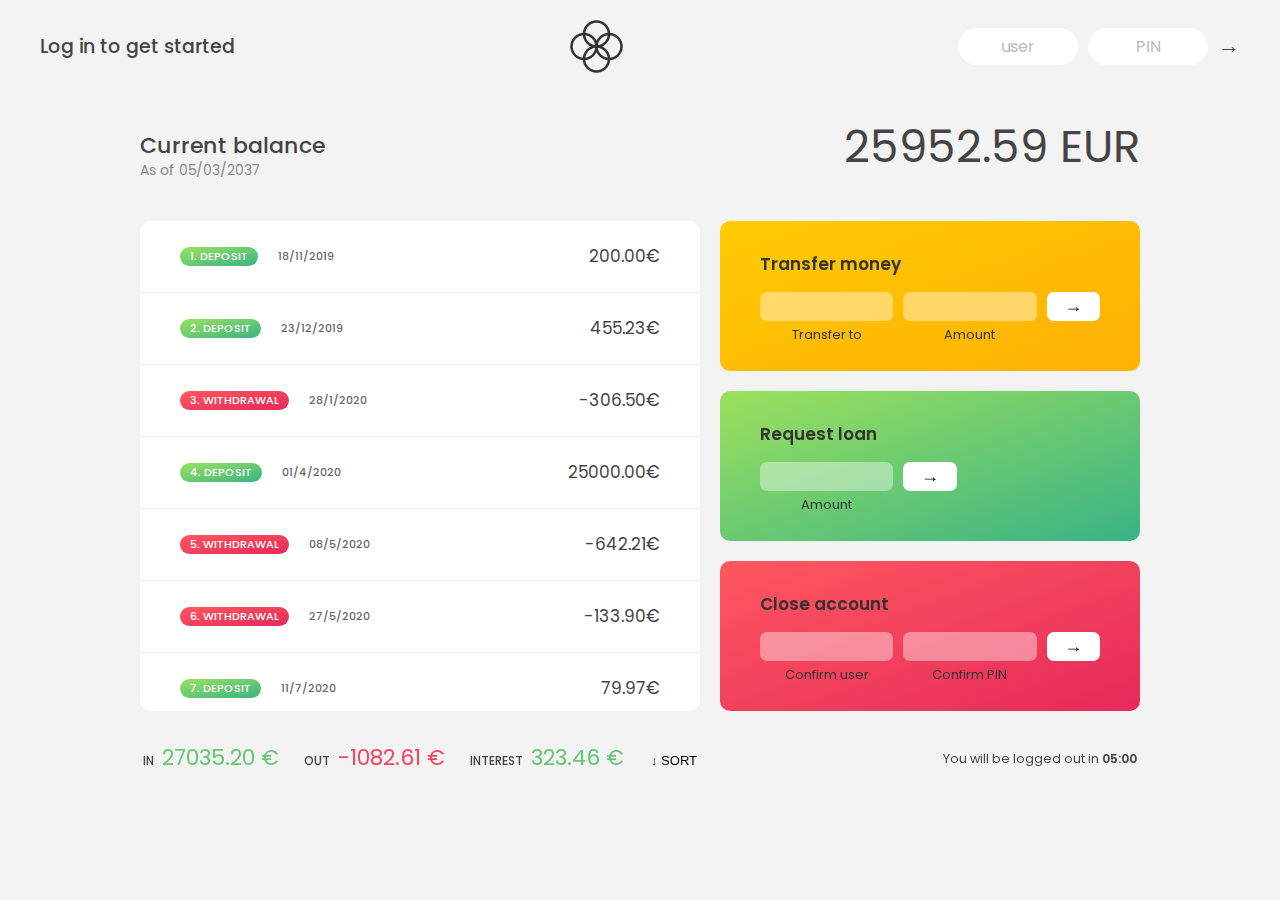
<file: JS PROJECTS/bankist/index.html>
<!DOCTYPE html>
<html lang="en">
  <head>
    <meta charset="UTF-8" />
    <meta name="viewport" content="width=device-width, initial-scale=1.0" />
    <meta http-equiv="X-UA-Compatible" content="ie=edge" />
    <link rel="shortcut icon" type="image/png" href="/icon.png" />

    <link
      href="https://fonts.googleapis.com/css?family=Poppins:400,500,600&display=swap"
      rel="stylesheet"
    />

    <link rel="stylesheet" href="style.css" />
    <title>Bankist</title>
  </head>
  <body>
    <!-- TOP NAVIGATION -->
    <nav>
      <p class="welcome">Log in to get started</p>
      <img src="logo.png" alt="Logo" class="logo" />
      <form class="login">
        <input
          type="text"
          placeholder="user"
          class="login__input login__input--user"
        />
        <!-- In practice, use type="password" -->
        <input
          type="text"
          placeholder="PIN"
          maxlength="4"
          class="login__input login__input--pin"
        />
        <button class="login__btn">&rarr;</button>
      </form>
    </nav>

    <main class="app">
      <!-- BALANCE -->
      <div class="balance">
        <div>
          <p class="balance__label">Current balance</p>
          <p class="balance__date">
            As of <span class="date">05/03/2037</span>
          </p>
        </div>
        <p class="balance__value">0000€</p>
      </div>

      <!-- MOVEMENTS -->
      <div class="movements">
      <!-- afterBegin hmesha div ke neeche-->
      </div>

      <!-- SUMMARY -->
      <div class="summary">
        <p class="summary__label">In</p>
        <p class="summary__value summary__value--in">0000€</p>
        <p class="summary__label">Out</p>
        <p class="summary__value summary__value--out">0000€</p>
        <p class="summary__label">Interest</p>
        <p class="summary__value summary__value--interest">0000€</p>
        <button class="btn--sort">&downarrow; SORT</button>
      </div>

      <!-- OPERATION: TRANSFERS -->
      <div class="operation operation--transfer">
        <h2>Transfer money</h2>
        <form class="form form--transfer">
          <input type="text" class="form__input form__input--to" />
          <input type="number" class="form__input form__input--amount" />
          <button class="form__btn form__btn--transfer">&rarr;</button>
          <label class="form__label">Transfer to</label>
          <label class="form__label">Amount</label>
        </form>
      </div>

      <!-- OPERATION: LOAN -->
      <div class="operation operation--loan">
        <h2>Request loan</h2>
        <form class="form form--loan">
          <input type="number" class="form__input form__input--loan-amount" />
          <button class="form__btn form__btn--loan">&rarr;</button>
          <label class="form__label form__label--loan">Amount</label>
        </form>
      </div>

      <!-- OPERATION: CLOSE -->
      <div class="operation operation--close">
        <h2>Close account</h2>
        <form class="form form--close">
          <input type="text" class="form__input form__input--user" />
          <input
            type="password"
            maxlength="6"
            class="form__input form__input--pin"
          />
          <button class="form__btn form__btn--close">&rarr;</button>
          <label class="form__label">Confirm user</label>
          <label class="form__label">Confirm PIN</label>
        </form>
      </div>

      <!-- LOGOUT TIMER -->
      <p class="logout-timer">
        You will be logged out in <span class="timer">05:00</span>
      </p>
    </main>

    <!-- <footer>
      &copy; by Divyansh. Don't claim as your own :(
    </footer> -->

    <script src="script.js"></script>
  </body>
</html>
</file>
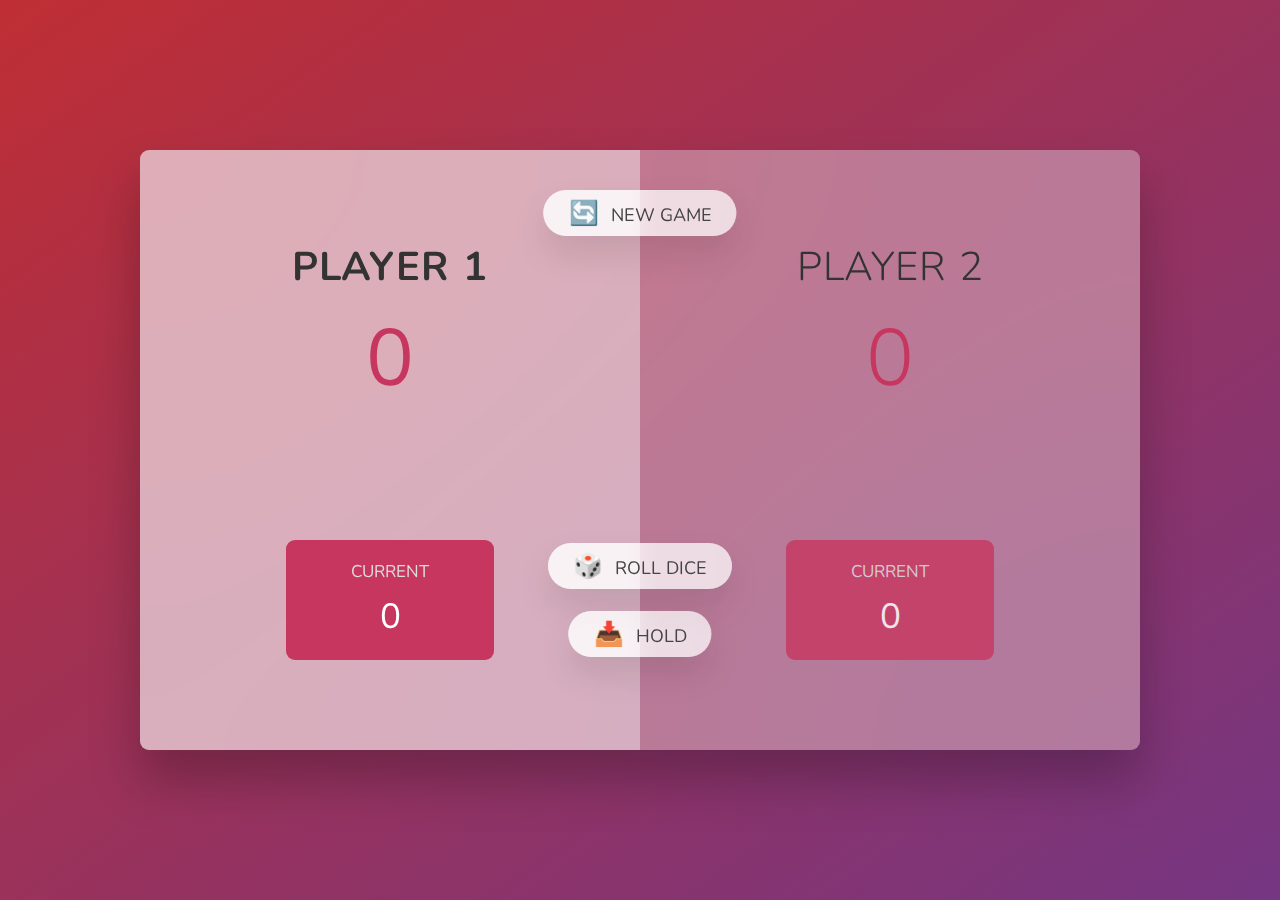
<file: JS PROJECTS/diceGame/index.html>
<!DOCTYPE html>
<html lang="en">
  <head>
    <meta charset="UTF-8" />
    <meta name="viewport" content="width=device-width, initial-scale=1.0" />
    <meta http-equiv="X-UA-Compatible" content="ie=edge" />
    <link rel="stylesheet" href="style.css" />
    <title>dice Game</title>
  </head>
  <body>
    <main>
      <section class="player player--1 player--active">

        <h2 class="name" id="name--1">Player 1</h2>
        <p class="score" id="score--1">43</p>
        <div class="current">
          <p class="current-label">Current</p>
          <p class="current-score" id="current--1">0</p>
        </div>

      </section>

      <section class="player player--2">

        <h2 class="name" id="name--2">Player 2</h2>
        <p class="score" id="score--2">24</p>
        <div class="current">
          <p class="current-label">Current</p>
          <p class="current-score" id="current--2">0</p>
        </div>

      </section>

      <img src="dice-5.png" alt="Playing dice" class="dice" />
      <button class="btn btn--new">🔄 New game</button>
      <button class="btn btn--roll">🎲 Roll dice</button>
      <button class="btn btn--hold">📥 Hold</button>
    </main>
    <script src="script.js"></script>
  </body>
</html>
</file>
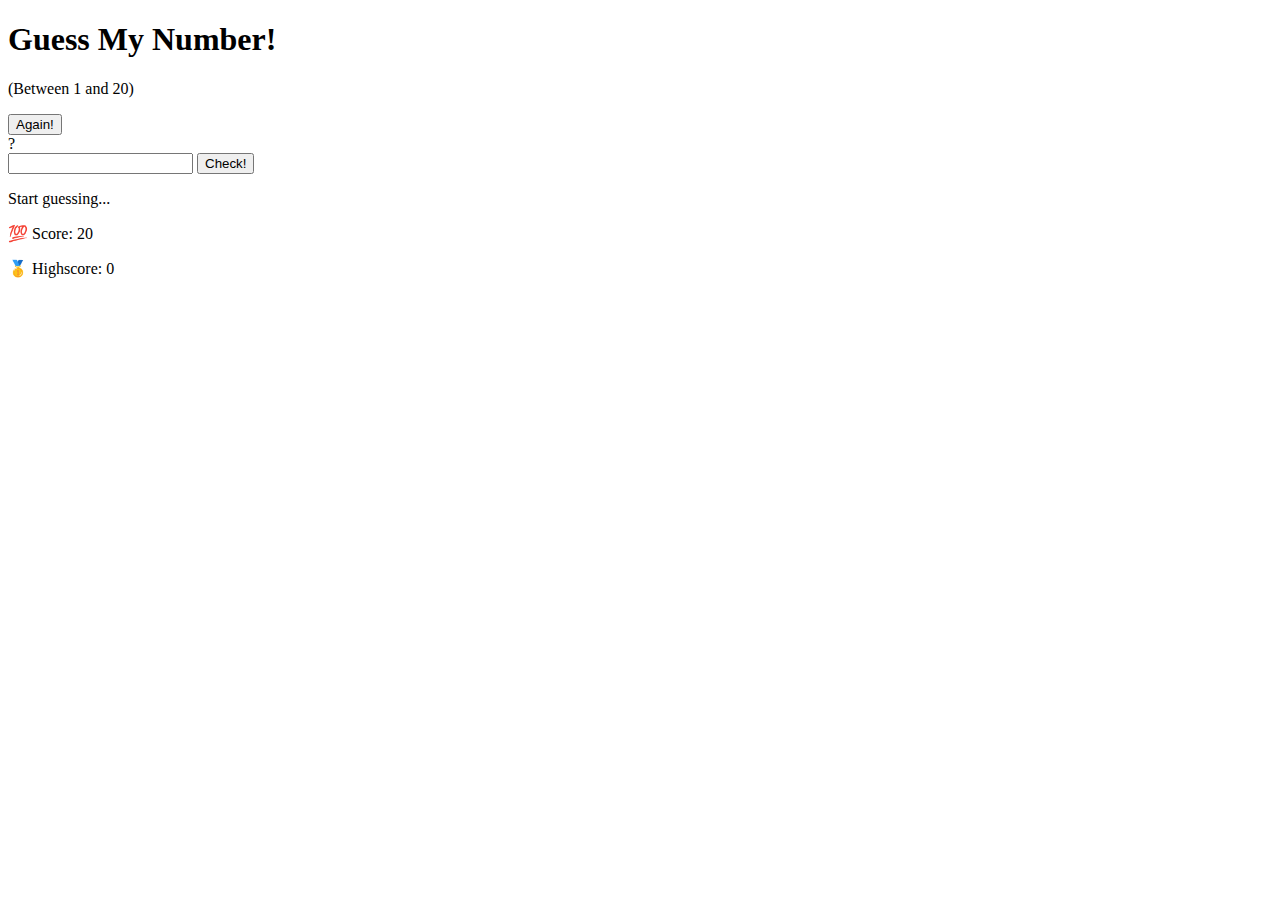
<file: JS PROJECTS/guessMyNumber/index.html>
<!DOCTYPE html>
<html lang="en">
  <head>
    <meta charset="UTF-8" />
    <meta name="viewport" content="width=device-width, initial-scale=1.0" />
    <meta http-equiv="X-UA-Compatible" content="ie=edge" />
    <!-- <link rel="stylesheet" href="style.css" /> -->
    <title>Guess My Number!</title>
  </head>
  <body>
    <header>
      <h1 class="mynumber">Guess My Number!</h1>
      <p class="between">(Between 1 and 20)</p>
      <button class="btn again">Again!</button>
      <div class="number">?</div>
    </header>
    <main>
      <section class="left">
        <input type="number" class="guess" />
        <button class="btn check">Check!</button>
      </section>

      <section class="right">
        <p class="message">Start guessing...</p>
        <p class="label-score">💯 Score: <span class="score">20</span></p>
        <p class="label-highscore">
          🥇 Highscore: <span class="highscore">0</span>
        </p>
      </section>
    </main>
    <script src="script.js"></script>
  </body>
</html>
</file>
<file: JS PROJECTS/bankist/style.css>
/*
 * 
 * 
 * Have fun, Pooh! 😁😁😁😁😁😁😁😁😁😁😁😁
 */

* {
  margin: 0;
  padding: 0;
  box-sizing: inherit;
}

html {
  font-size: 62.5%;
  box-sizing: border-box;
}

body {
  font-family: "Poppins", sans-serif;
  color: #444;
  background-color: #f3f3f3;
  height: 100vh;
  padding: 2rem;
}

nav {
  display: flex;
  justify-content: space-between;
  align-items: center;
  padding: 0 2rem;
}

.welcome {
  font-size: 1.9rem;
  font-weight: 500;
}

.logo {
  height: 5.25rem;
}

.login {
  display: flex;
}

.login__input {
  border: none;
  padding: 0.5rem 2rem;
  font-size: 1.6rem;
  font-family: inherit;
  text-align: center;
  width: 12rem;
  border-radius: 10rem;
  margin-right: 1rem;
  color: inherit;
  border: 1px solid #fff;
  transition: all 0.3s;
}

.login__input:focus {
  outline: none;
  border: 1px solid #ccc;
}

.login__input::placeholder {
  color: #bbb;
}

.login__btn {
  border: none;
  background: none;
  font-size: 2.2rem;
  color: inherit;
  cursor: pointer;
  transition: all 0.3s;
}

.login__btn:hover,
.login__btn:focus,
.btn--sort:hover,
.btn--sort:focus {
  outline: none;
  color: #777;
}

/* MAIN */
.app {
  position: relative;
  max-width: 100rem;
  margin: 4rem auto;
  display: grid;
  grid-template-columns: 4fr 3fr;
  grid-template-rows: auto repeat(3, 15rem) auto;
  gap: 2rem;

  /* NOTE This creates the fade in/out anumation */
  opacity: 0;
  transition: all 1s;
}

.balance {
  grid-column: 1 / span 2;
  display: flex;
  align-items: flex-end;
  justify-content: space-between;
  margin-bottom: 2rem;
}

.balance__label {
  font-size: 2.2rem;
  font-weight: 500;
  margin-bottom: -0.2rem;
}

.balance__date {
  font-size: 1.4rem;
  color: #888;
}

.balance__value {
  font-size: 4.5rem;
  font-weight: 400;
}

/* MOVEMENTS */
.movements {
  grid-row: 2 / span 3;
  background-color: #fff;
  border-radius: 1rem;
  overflow: scroll;
}

.movements__row {
  padding: 2.25rem 4rem;
  display: flex;
  align-items: center;
  border-bottom: 1px solid #eee;
}

.movements__type {
  font-size: 1.1rem;
  text-transform: uppercase;
  font-weight: 500;
  color: #fff;
  padding: 0.1rem 1rem;
  border-radius: 10rem;
  margin-right: 2rem;
}

.movements__date {
  font-size: 1.1rem;
  text-transform: uppercase;
  font-weight: 500;
  color: #666;
}

.movements__type--deposit {
  background-image: linear-gradient(to top left, #39b385, #9be15d);
}

.movements__type--withdrawal {
  background-image: linear-gradient(to top left, #e52a5a, #ff585f);
}

.movements__value {
  font-size: 1.7rem;
  margin-left: auto;
}

/* SUMMARY */
.summary {
  grid-row: 5 / 6;
  display: flex;
  align-items: baseline;
  padding: 0 0.3rem;
  margin-top: 1rem;
}

.summary__label {
  font-size: 1.2rem;
  font-weight: 500;
  text-transform: uppercase;
  margin-right: 0.8rem;
}

.summary__value {
  font-size: 2.2rem;
  margin-right: 2.5rem;
}

.summary__value--in,
.summary__value--interest {
  color: #66c873;
}

.summary__value--out {
  color: #f5465d;
}

.btn--sort {
  margin-left: auto;
  border: none;
  background: none;
  font-size: 1.3rem;
  font-weight: 500;
  cursor: pointer;
}

/* OPERATIONS */
.operation {
  border-radius: 1rem;
  padding: 3rem 4rem;
  color: #333;
}

.operation--transfer {
  background-image: linear-gradient(to top left, #ffb003, #ffcb03);
}

.operation--loan {
  background-image: linear-gradient(to top left, #39b385, #9be15d);
}

.operation--close {
  background-image: linear-gradient(to top left, #e52a5a, #ff585f);
}

h2 {
  margin-bottom: 1.5rem;
  font-size: 1.7rem;
  font-weight: 600;
  color: #333;
}

.form {
  display: grid;
  grid-template-columns: 2.5fr 2.5fr 1fr;
  grid-template-rows: auto auto;
  gap: 0.4rem 1rem;
}

/* Exceptions for interst */
.form.form--loan {
  grid-template-columns: 2.5fr 1fr 2.5fr;
}
.form__label--loan {
  grid-row: 2;
}
/* End exceptions */

.form__input {
  width: 100%;
  border: none;
  background-color: rgba(255, 255, 255, 0.4);
  font-family: inherit;
  font-size: 1.5rem;
  text-align: center;
  color: #333;
  padding: 0.3rem 1rem;
  border-radius: 0.7rem;
  transition: all 0.3s;
}

.form__input:focus {
  outline: none;
  background-color: rgba(255, 255, 255, 0.6);
}

.form__label {
  font-size: 1.3rem;
  text-align: center;
}

.form__btn {
  border: none;
  border-radius: 0.7rem;
  font-size: 1.8rem;
  background-color: #fff;
  cursor: pointer;
  transition: all 0.3s;
}

.form__btn:focus {
  outline: none;
  background-color: rgba(255, 255, 255, 0.8);
}

.logout-timer {
  padding: 0 0.3rem;
  margin-top: 1.9rem;
  text-align: right;
  font-size: 1.25rem;
}

.timer {
  font-weight: 600;
}
</file>
<file: JS PROJECTS/diceGame/style.css>
@import url('https://fonts.googleapis.com/css2?family=Nunito&display=swap');

* {
  margin: 0;
  padding: 0;
  box-sizing: inherit;
}

html {
  font-size: 62.5%;
  box-sizing: border-box;
}

body {
  font-family: 'Nunito', sans-serif;
  font-weight: 400;
  height: 100vh;
  color: #333;
  background-image: linear-gradient(to top left, #753682 0%, #bf2e34 100%);
  display: flex;
  align-items: center;
  justify-content: center;
}

/* LAYOUT */
main {
  position: relative;
  width: 100rem;
  height: 60rem;
  background-color: rgba(255, 255, 255, 0.35);
  backdrop-filter: blur(200px);
  filter: blur();
  box-shadow: 0 3rem 5rem rgba(0, 0, 0, 0.25);
  border-radius: 9px;
  overflow: hidden;
  display: flex;
}

.player {
  flex: 50%;
  padding: 9rem;
  display: flex;
  flex-direction: column;
  align-items: center;
  transition: all 0.75s;
}

/* ELEMENTS */
.name {
  position: relative;
  font-size: 4rem;
  text-transform: uppercase;
  letter-spacing: 1px;
  word-spacing: 2px;
  font-weight: 300;
  margin-bottom: 1rem;
}

.score {
  font-size: 8rem;
  font-weight: 300;
  color: #c7365f;
  margin-bottom: auto;
}

.player--active {
  background-color: rgba(255, 255, 255, 0.4);
}
.player--active .name {
  font-weight: 700;
}
.player--active .score {
  font-weight: 400;
}

.player--active .current {
  opacity: 1;
}

.current {
  background-color: #c7365f;
  opacity: 0.8;
  border-radius: 9px;
  color: #fff;
  width: 65%;
  padding: 2rem;
  text-align: center;
  transition: all 0.75s;
}

.current-label {
  text-transform: uppercase;
  margin-bottom: 1rem;
  font-size: 1.7rem;
  color: #ddd;
}

.current-score {
  font-size: 3.5rem;
}

/* ABSOLUTE POSITIONED ELEMENTS */
.btn {
  position: absolute;
  left: 50%;
  transform: translateX(-50%);
  color: #444;
  background: none;
  border: none;
  font-family: inherit;
  font-size: 1.8rem;
  text-transform: uppercase;
  cursor: pointer;
  font-weight: 400;
  transition: all 0.2s;

  background-color: white;
  background-color: rgba(255, 255, 255, 0.6);
  backdrop-filter: blur(10px);

  padding: 0.7rem 2.5rem;
  border-radius: 50rem;
  box-shadow: 0 1.75rem 3.5rem rgba(0, 0, 0, 0.1);
}

.btn::first-letter {
  font-size: 2.4rem;
  display: inline-block;
  margin-right: 0.7rem;
}

.btn--new {
  top: 4rem;
}
.btn--roll {
  top: 39.3rem;
}
.btn--hold {
  top: 46.1rem;
}

.btn:active {
  transform: translate(-50%, 3px);
  box-shadow: 0 1rem 2rem rgba(0, 0, 0, 0.15);
}

.btn:focus {
  outline: none;
}

.dice {
  position: absolute;
  left: 50%;
  top: 16.5rem;
  transform: translateX(-50%);
  height: 10rem;
  box-shadow: 0 2rem 5rem rgba(0, 0, 0, 0.2);
}

.player--winner {
  background-color: #2f2f2f;
}

.player--winner .name {
  font-weight: 700;
  color: #c7365f;
}
/* faltu m bnaya hai koi v class name ke sath bnaskty hai, or use js ke through
html m add krskty hai :( */
.hidden{
  display: none;
}
</file>
<file: JS PROJECTS/guessMyNumber/style.css>
@import url('https://fonts.googleapis.com/css?family=Press+Start+2P&display=swap');

* {
  margin: 0;
  padding: 0;
  box-sizing: inherit;
}

html {
  font-size: 62.5%;
  box-sizing: border-box;
}

body {
  font-family: 'Press Start 2P', sans-serif;
  color: #eee;
  background-color: #d57b7b;
  /* background-color: #60b347; */
}

/* LAYOUT */
header {
  position: relative;
  height: 35vh;
  border-bottom: 7px solid #eee;
}

main {
  height: 65vh;
  color: #eee;
  display: flex;
  align-items: center;
  justify-content: space-around;
}

.left {
  width: 52rem;
  display: flex;
  flex-direction: column;
  align-items: center;
}

.right {
  width: 52rem;
  font-size: 2rem;
}

/* ELEMENTS STYLE */
h1 {
  font-size: 4rem;
  text-align: center;
  position: absolute;
  width: 100%;
  top: 52%;
  left: 50%;
  transform: translate(-50%, -50%);
}

.number {
  background: #eee;
  color: #333;
  font-size: 6rem;
  width: 15rem;
  padding: 3rem 0rem;
  text-align: center;
  position: absolute;
  bottom: 0;
  left: 50%;
  transform: translate(-50%, 50%);
}

.between {
  font-size: 1.4rem;
  position: absolute;
  top: 2rem;
  right: 2rem;
}

.again {
  position: absolute;
  top: 2rem;
  left: 2rem;
}

.guess {
  background: none;
  border: 4px solid #eee;
  font-family: inherit;
  color: inherit;
  font-size: 5rem;
  padding: 2.5rem;
  width: 25rem;
  text-align: center;
  display: block;
  margin-bottom: 3rem;
}

.btn {
  border: none;
  background-color: #eee;
  color: #222;
  font-size: 2rem;
  font-family: inherit;
  padding: 2rem 3rem;
  cursor: pointer;
}

.btn:hover {
  background-color: #ccc;
}

.message {
  margin-bottom: 8rem;
  height: 3rem;
}

.label-score {
  margin-bottom: 2rem;
}
</file>
